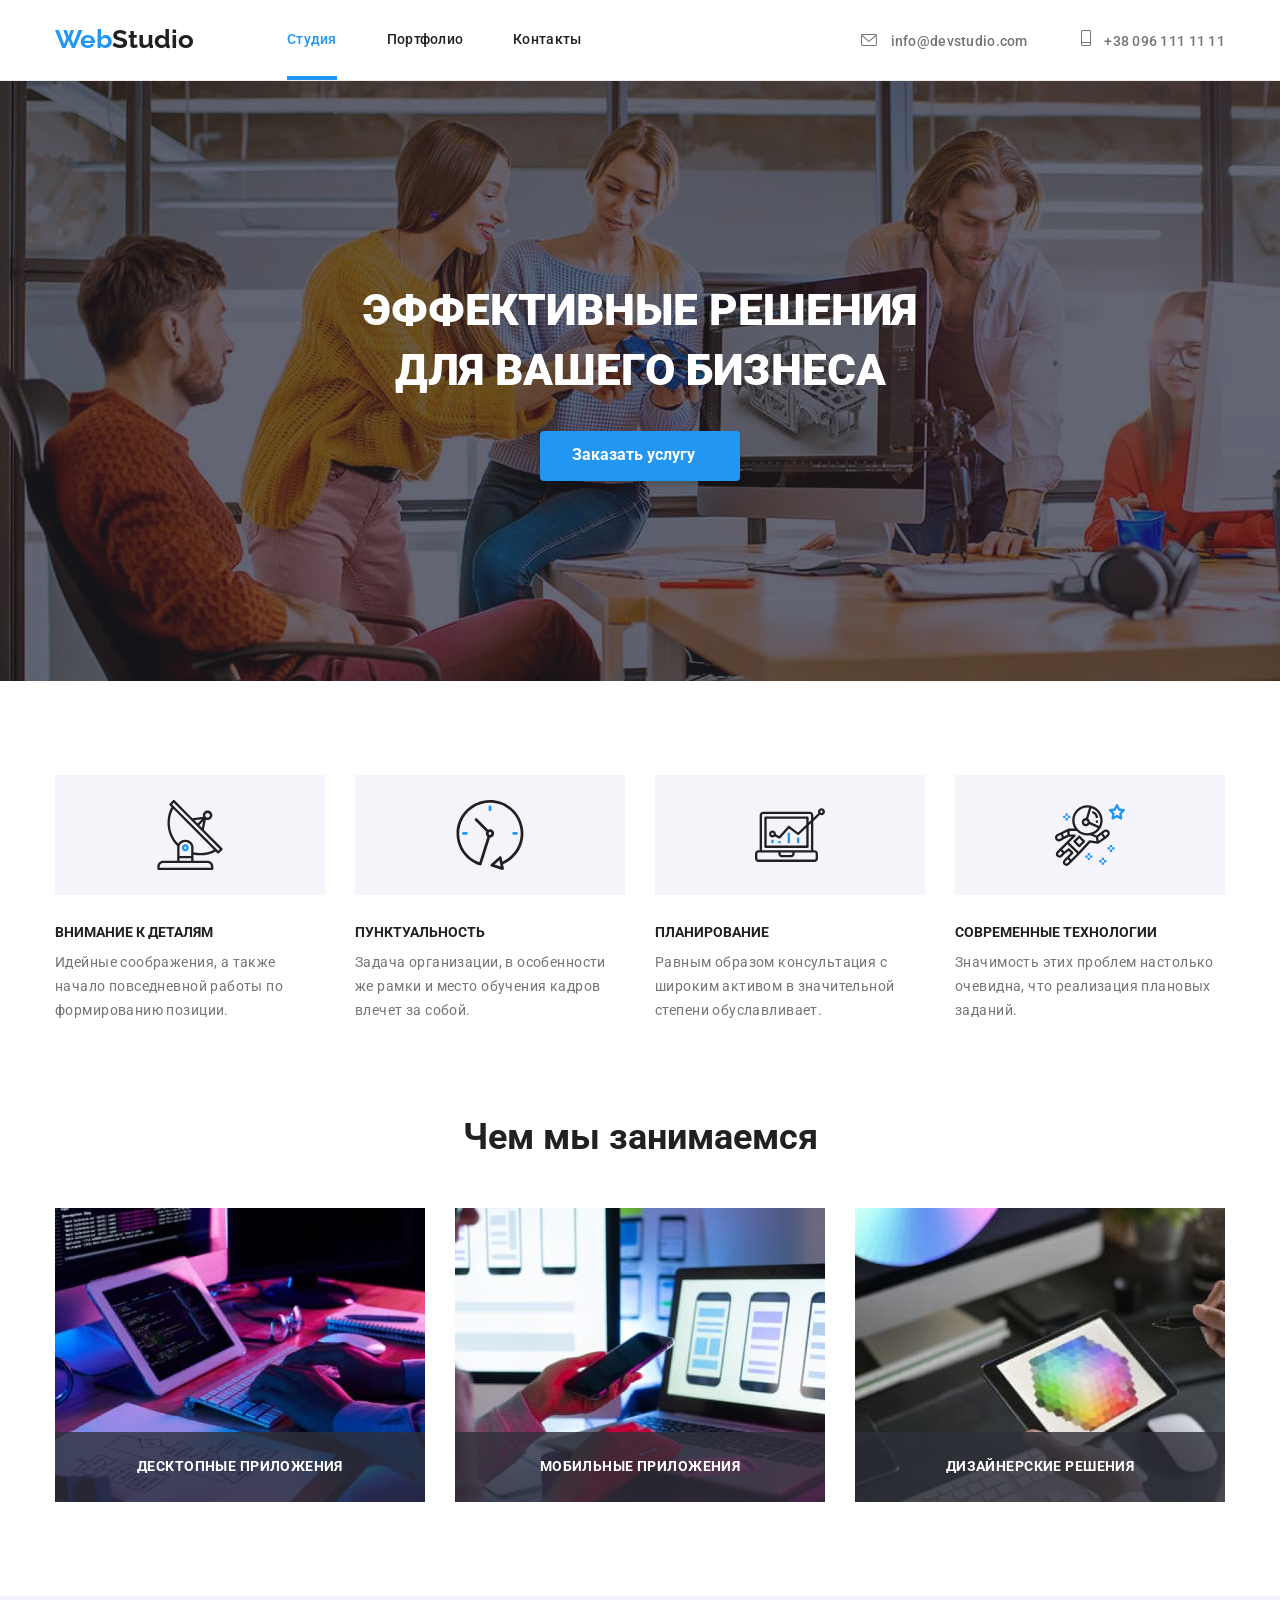
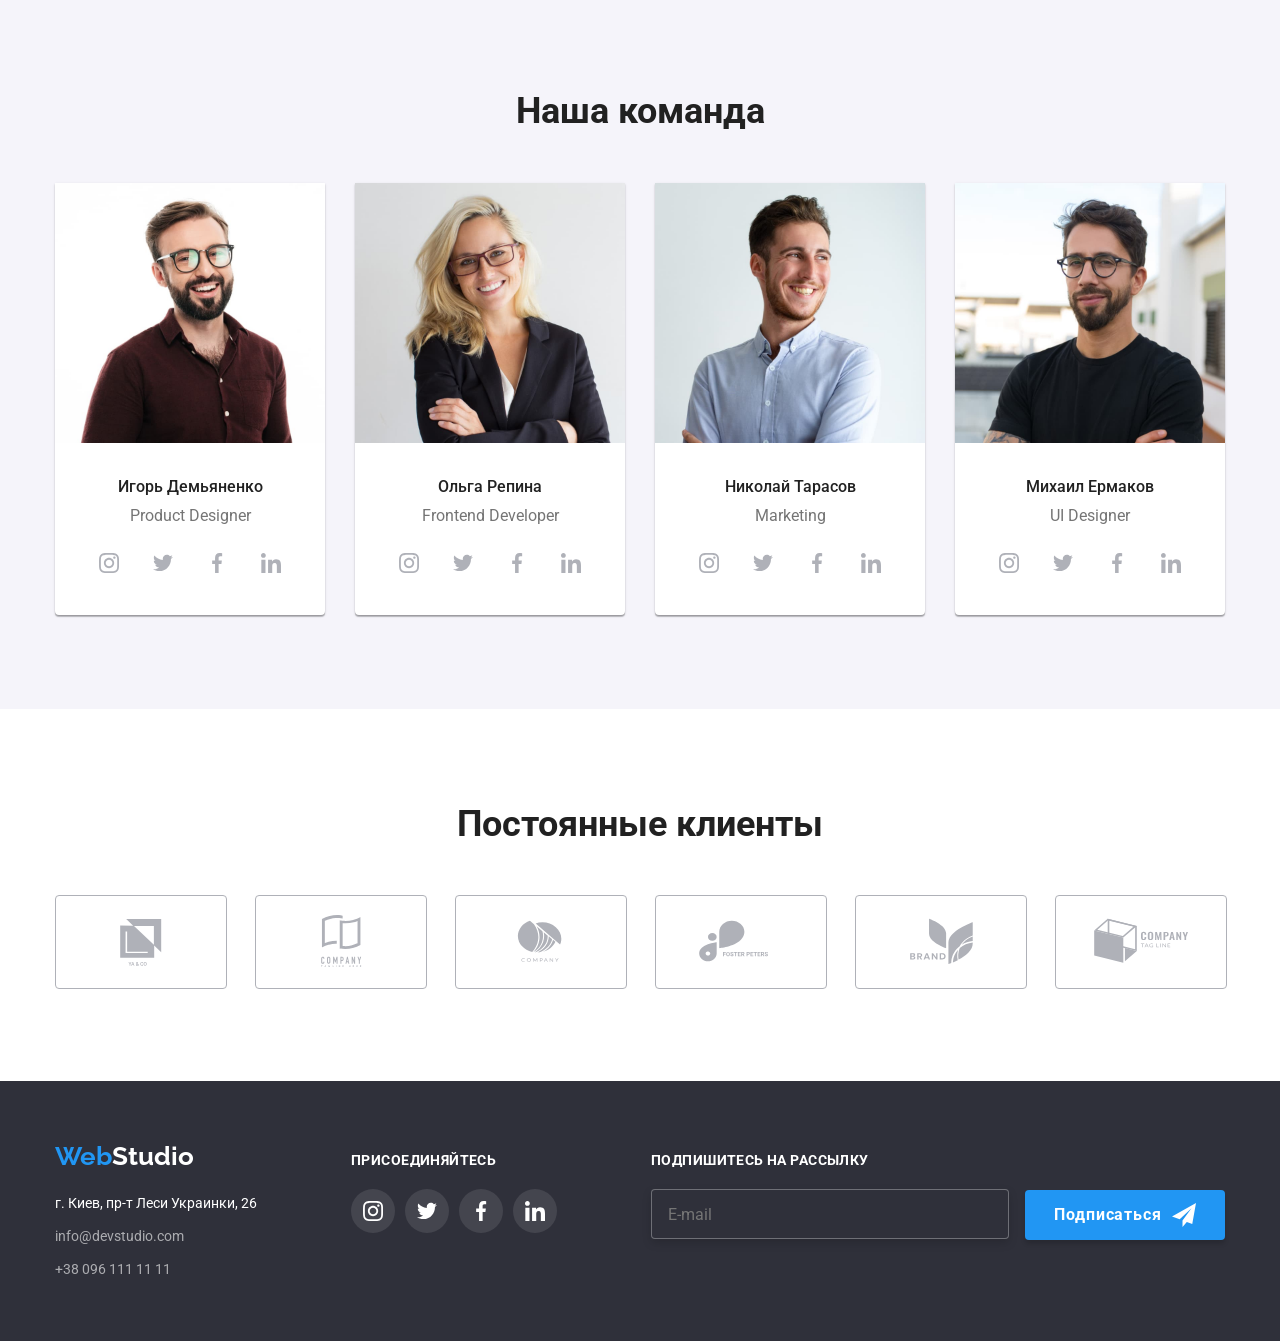
<file: index.html>
<!DOCTYPE html>
<html lang="en">
<head>
    <meta charset="UTF-8">
    <meta http-equiv="X-UA-Compatible" content="IE=edge">
    <meta name="viewport" content="width=device-width, initial-scale=1.0">
    <link href="https://fonts.googleapis.com/css2?family=Raleway:wght@700&family=Roboto:wght@400;500;700;900&display=swap" rel="stylesheet">
    <link rel="stylesheet" href="./css/modern-normalize.css">
    <link rel="stylesheet" href="./css/style.css">
    <title>Studio</title>
</head>
<body>

    

        <!-- Header - block -->
        <div class="backdrop is-hidden" data-backdrop>
            <div class="modal">
                
                <form class="order-form">
                    <p class="modal-title">Оставьте свои данные, мы вам перезвоним</p>
                    
                    <div class="form-field">
                        <label class="field-label" for="name">Имя</label>
                        <input class="field-input" type="text" name="name" id="name">
                        <svg class="icon" height="13" width="13">
                            <use href="./images/icons.svg#name-input-icon"></use>
                        </svg>
                    </div> 

                    <div class="form-field">
                        <label class="field-label" for="tel">Телефон</label>
                        <input class="field-input" type="tel" name="tel" id="tel">
                        <svg class="icon" height="13" width="13">
                            <use href="./images/icons.svg#phone-input-icon"></use>
                        </svg>
                    </div>

                    <div class="form-field">
                        <label class="field-label" for="mail">Почта</label>
                        <input class="field-input" type="email" name="mail" id="mail">
                        <svg class="icon" height="13" width="13">
                            <use href="./images/icons.svg#mail-input-icon"></use>
                        </svg>
                    </div>
                
                    <label class="field-label" for="comment">Комментарий</label>
                    <textarea class="field-input comment" name="comment" id="comment" placeholder="Введите текст"></textarea>
                    
                    
                    <label class="accept-label" for="accept">
                    <input class="checkbox" type="checkbox" name="accept" id="accept"/>
                    <span class="check-icon"></span>
                    Соглашаюсь с рассылкой и принимаю <span class="doc">Условия договора</span></label>
                    
                

                    <button type="submit" class="send-btn">Отправить</button>
                </form>

                <button class="close-btn" data-modal-close>
                    <svg class="close-icon" height="11" width="11">
                        <use href="./images/icon-close.svg#close-icon"></use>
                    </svg>
                </button>
            </div>
        </div>
    
        <header class="header">
            <div class="container border">
                <a href="./index.html" class="header-logo"><span class="logo-web">Web</span><span class="logo-studio">Studio</span></a>
                    <nav class="header-nav">
                        <ul class="nav-list">
                            <li class="nav-item"><a class="nav-link active" href="./index.html">Студия</a></li>
                            <li class="nav-item"><a class="nav-link" href="./portfolio.html">Портфолио</a></li>
                            <li class="nav-item"><a class="nav-link" href="./contacts.html">Контакты</a></li>
                        </ul>            
                    </nav>
                <div class="header-contacts">
                    
                    <a href="mailto:info@devstudio.com" class="contacts-mail">
                        <svg class="mail-icon">
                            <use href="./images/icons.svg#mail"></use>
                        </svg>
                        info@devstudio.com
                    </a>
                
                    <a href="tel:+380961111111" class="contacts-number">
                        <svg class="mobile-icon">
                            <use href="./images/icons.svg#mobile"></use>
                        </svg>
                        +38 096 111 11 11
                    </a>
                        
                </div>
            </div>
        </header>
    


        <!-- Main - Block, Studio (index) Page -->

        <main class="main-block">
            <section class="title-section">
                <h1>Эффективные решения <br/> для вашего бизнеса</h1>
                <button type="button" class="get-btn" data-modal-open>Заказать услугу</button>
            </section>

            
            <section class="about section">
                <div class="container">

                    <ul class="about-list">
                        <li class="about-item">
                            <div class="about-icon-block">
                                <svg class="antena">
                                    <use href="./images/icons.svg#antena"></use>
                                </svg>
                            </div> 
                            <h3 class="about-item-title">Внимание к деталям</h3>
                            <p class="about-item-text">Идейные соображения, а также начало повседневной работы по формированию позиции.</p>
                        </li>
                        <li class="about-item">
                            <div class="about-icon-block">
                                <svg class="clock">
                                    <use href="./images/icons.svg#clock"></use>
                                </svg>
                            </div> 
                            <h3 class="about-item-title">Пунктуальность</h3>
                            <p class="about-item-text">Задача организации, в особенности же рамки и место обучения кадров влечет за собой.</p>
                        </li>
                        <li class="about-item">
                            <div class="about-icon-block">
                                <svg class="diagram">
                                    <use href="./images/icons.svg#diagram"></use>
                                </svg>
                            </div> 
                            <h3 class="about-item-title">Планирование</h3>
                            <p class="about-item-text">Равным образом консультация с широким активом в значительной степени обуславливает.</p>
                        </li>
                        <li class="about-item">
                            <div class="about-icon-block">
                                <svg class="astro">
                                    <use href="./images/icons.svg#astro"></use>
                                </svg>
                            </div> 
                            <h3 class="about-item-title">Современные технологии</h3>
                            <p class="about-item-text">Значимость этих проблем настолько очевидна, что реализация плановых заданий.</p>
                        </li>
                    </ul>

                </div>
            </section>
            
            <section class="we-do section">
                <div class="container">
                    <h2>Чем мы занимаемся</h2>
                    <ul class="work-type-list">
                        <li class="work-type-item">
                            <img src="./images/img-1.jpg" alt="пишет код на ПК" width="370">
                            <div class="work-item-thumb">
                                <p class="thumb-text">Десктопные приложения</p>
                            </div>
                        </li>
                        <li class="work-type-item">
                            <img src="./images/img-2.jpg" alt="пишет код под телефон" width="370">
                            <div class="work-item-thumb">
                                <p class="thumb-text">Мобильные приложения</p>
                            </div>
                        </li>
                        <li class="work-type-item">
                            <img src="./images/img-3.jpg" alt="пишет код под планшет" width="370">
                            <div class="work-item-thumb">
                                <p class="thumb-text">Дизайнерские решения</p>
                            </div>
                        </li>
                    </ul>
                </div>
            </section>
            
            <section class="team-section section">
                <div class="container">
                    <h2>Наша команда</h2>
                    <ul class="team-list">
                        <li class="team-item">
                            <img src="./images/photo-1.jpg" alt="фото Игорь Демьяненко" width="270">
                            <div class="team-item-thumb">
                                <h3 class="team-item-title">Игорь Демьяненко</h3>
                                <p class="team-item-text">Product Designer</p>
                            </div>
                            <ul class="team-icon-list">
                                <li class="team-icon">
                                    <a href="" class="team-link">
                                        <svg>
                                            <use href="./images/icons.svg#instagram"></use>
                                        </svg>
                                    </a>
                                </li> 
                                <li class="team-icon">
                                    <a href="" class="team-link">
                                        <svg>
                                            <use href="./images/icons.svg#twitter"></use>
                                        </svg>
                                    </a>
                                </li> 
                                <li class="team-icon">
                                    <a href="" class="team-link">
                                        <svg >
                                            <use href="./images/icons.svg#facebook"></use>
                                        </svg>
                                    </a>
                                </li>
                                <li class="team-icon">
                                    <a href="" class="team-link">
                                        <svg>
                                            <use href="./images/icons.svg#linkedin"></use>
                                        </svg>
                                    </a>
                                </li>
                            </ul>
                        </li>
                        <li class="team-item">
                            <img src="./images/photo-2.jpg" alt="фото Ольга Репина" width="270">
                            <div class="team-item-thumb">
                                <h3 class="team-item-title">Ольга Репина</h3>
                                <p class="team-item-text">Frontend Developer</p>
                            </div>
                            <ul class="team-icon-list">
                                <li class="team-icon">
                                    <a href="" class="team-link">
                                        <svg>
                                            <use href="./images/icons.svg#instagram"></use>
                                        </svg>
                                    </a>
                                </li> 
                                <li class="team-icon">
                                    <a href="" class="team-link">
                                        <svg>
                                            <use href="./images/icons.svg#twitter"></use>
                                        </svg>
                                    </a>
                                </li> 
                                <li class="team-icon">
                                    <a href="" class="team-link">
                                        <svg >
                                            <use href="./images/icons.svg#facebook"></use>
                                        </svg>
                                    </a>
                                </li>
                                <li class="team-icon">
                                    <a href="" class="team-link">
                                        <svg>
                                            <use href="./images/icons.svg#linkedin"></use>
                                        </svg>
                                    </a>
                                </li>
                            </ul>
                        </li>
                        <li class="team-item">
                            <img src="./images/photo-3.jpg" alt="фото Николай Тарасов" width="270">
                            <div class="team-item-thumb">
                                <h3 class="team-item-title">Николай Тарасов</h3>
                                <p class="team-item-text">Marketing</p>
                            </div>
                            <ul class="team-icon-list">
                                <li class="team-icon">
                                    <a href="" class="team-link">
                                        <svg>
                                            <use href="./images/icons.svg#instagram"></use>
                                        </svg>
                                    </a>
                                </li> 
                                <li class="team-icon">
                                    <a href="" class="team-link">
                                        <svg>
                                            <use href="./images/icons.svg#twitter"></use>
                                        </svg>
                                    </a>
                                </li> 
                                <li class="team-icon">
                                    <a href="" class="team-link">
                                        <svg >
                                            <use href="./images/icons.svg#facebook"></use>
                                        </svg>
                                    </a>
                                </li>
                                <li class="team-icon">
                                    <a href="" class="team-link">
                                        <svg>
                                            <use href="./images/icons.svg#linkedin"></use>
                                        </svg>
                                    </a>
                                </li>
                            </ul>
                        </li>
                        <li class="team-item"> 
                            <img src="./images/photo-4.jpg" alt="фото Михаил Ермаков" width="270">
                            <div class="team-item-thumb">
                                <h3 class="team-item-title">Михаил Ермаков</h3>
                                <p class="team-item-text">UI Designer</p>
                            </div>
                            <ul class="team-icon-list">
                                <li class="team-icon">
                                    <a href="" class="team-link">
                                        <svg>
                                            <use href="./images/icons.svg#instagram"></use>
                                        </svg>
                                    </a>
                                </li> 
                                <li class="team-icon">
                                    <a href="" class="team-link">
                                        <svg>
                                            <use href="./images/icons.svg#twitter"></use>
                                        </svg>
                                    </a>
                                </li> 
                                <li class="team-icon">
                                    <a href="" class="team-link">
                                        <svg >
                                            <use href="./images/icons.svg#facebook"></use>
                                        </svg>
                                    </a>
                                </li>
                                <li class="team-icon">
                                    <a href="" class="team-link">
                                        <svg>
                                            <use href="./images/icons.svg#linkedin"></use>
                                        </svg>
                                    </a>
                                </li>
                            </ul>
                        </li>
                    </ul>
                </div>
            </section>

            <!-- Clients - section -->

            <section class="section">
                <div class="container">
                    <h2>Постоянные клиенты</h2>
                    <ul class="client-list">
                        <li class="client-item">
                            <a href="" class="client-link">
                                <svg height="92" width="170">
                                    <use href="./images/icons.svg#client-1"></use>
                                </svg>
                            </a>
                        </li>
                        <li class="client-item">
                            <a href="" class="client-link">
                                <svg height="92" width="170">
                                    <use href="./images/icons.svg#client-2"></use>
                                </svg>
                            </a>
                        </li>
                        <li class="client-item">
                            <a href="" class="client-link">
                                <svg height="92" width="170">
                                    <use href="./images/icons.svg#client-3"></use>
                                </svg>
                            </a>
                        </li>
                        <li class="client-item">
                            <a href="" class="client-link">
                                <svg height="92" width="170">
                                    <use href="./images/icons.svg#client-4"></use>
                                </svg>
                            </a>
                        </li>
                        <li class="client-item">
                            <a href="" class="client-link">
                                <svg height="92" width="170">
                                    <use href="./images/icons.svg#client-5"></use>
                                </svg>
                            </a>
                        </li>
                        <li class="client-item">
                            <a href="" class="client-link">
                                <svg height="92" width="170">
                                    <use href="./images/icons.svg#client-6"></use>
                                </svg>
                            </a>
                        </li>
                    </ul>
                </div>
            </section>
        </main>


        <!-- Footer - block -->
        
        <footer class="footer">
            <div class="container inline">
                
                <div class="footer-info">
                    <a href="./index.html"><span class="logo-web">Web</span><span class="footer-logo-studio">Studio</span></a>
                    <address class="address">г. Киев, пр-т Леси Украинки, 26</address>
                    <div class="footer-contacts">
                        <a href="mailto:info@devstudio.com" class="footer-mail">info@devstudio.com</a>
                        <a href="tel:+380961111111" class="footer-number">+38 096 111 11 11</a>
                    </div>
                </div>

                <div class="welcome">
                    <p class="welcome-title">Присоединяйтесь</p>
                    <ul class="welcome-list">
                        <li class="welcome-item">
                            <a href="" class="welcome-link">
                                <svg>
                                    <use href="./images/icons.svg#instagram"></use>
                                </svg>
                            </a>
                        </li> 
                        <li class="welcome-item">
                            <a href="" class="welcome-link">
                                <svg>
                                    <use href="./images/icons.svg#twitter"></use>
                                </svg>
                            </a>
                        </li> 
                        <li class="welcome-item">
                            <a href="" class="welcome-link">
                                <svg >
                                    <use href="./images/icons.svg#facebook"></use>
                                </svg>
                            </a>
                        </li>
                        <li class="welcome-item">
                            <a href="" class="welcome-link">
                                <svg>
                                    <use href="./images/icons.svg#linkedin"></use>
                                </svg>
                            </a>
                        </li>
                    </ul>
                </div>
                <div class="subscribe">
                    <p class="subscribe-title">Подпишитесь на рассылку</p>
                    <form name="subscribe-form">
                        <input class="subscribe-input" type="email" placeholder="E-mail">
                        <button class="subscribe-btn" type="submit">Подписаться
                            <svg class="btn-icon" height="24" width="24">
                                <use href="./images/icons.svg#telegram-btn-icon"></use>
                            </svg>
                        </button>
                    </form>
                </div>
            </div>
            
        </footer>

<script src="./js/modal.js"></script>
</body>
</html>
</file>
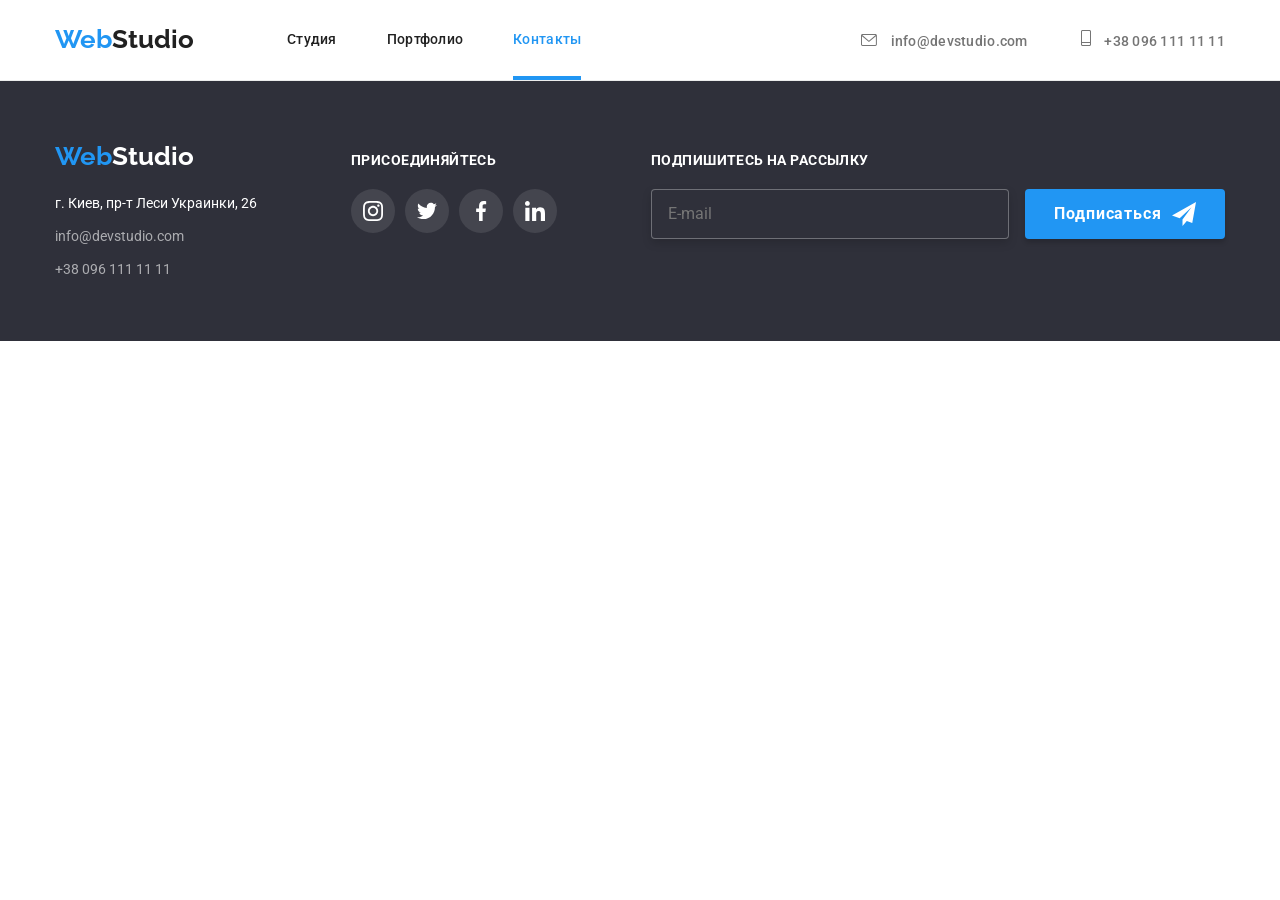
<file: contacts.html>
<!DOCTYPE html>
<html lang="en">
<head>
    <meta charset="UTF-8">
    <meta http-equiv="X-UA-Compatible" content="IE=edge">
    <meta name="viewport" content="width=device-width, initial-scale=1.0">
    <link href="https://fonts.googleapis.com/css2?family=Raleway:wght@700&family=Roboto:wght@400;500;700;900&display=swap"
        rel="stylesheet">
    <link rel="stylesheet" href="./css/modern-normalize.css">
    <link rel="stylesheet" href="./css/style.css">
    <title>Contacts</title>
</head>
<body>

    <header class="header">
        <div class="container border">
            <a href="./index.html" class="header-logo"><span class="logo-web">Web</span><span
                    class="logo-studio">Studio</span></a>
            <nav class="header-nav">
                <ul class="nav-list">
                    <li class="nav-item"><a class="nav-link" href="./index.html">Студия</a></li>
                    <li class="nav-item"><a class="nav-link" href="./portfolio.html">Портфолио</a></li>
                    <li class="nav-item"><a class="nav-link active" href="./contacts.html">Контакты</a></li>
                </ul>
            </nav>
            <div class="header-contacts">
    
                <a href="mailto:info@devstudio.com" class="contacts-mail">
                    <svg class="mail-icon">
                        <use href="./images/icons.svg#mail"></use>
                    </svg>
                    info@devstudio.com
                </a>
    
                <a href="tel:+380961111111" class="contacts-number">
                    <svg class="mobile-icon">
                        <use href="./images/icons.svg#mobile"></use>
                    </svg>
                    +38 096 111 11 11
                </a>
    
            </div>
        </div>
    </header>
    

    <footer class="footer">
        <div class="container inline">
    
            <div class="footer-info">
                <a href="./index.html"><span class="logo-web">Web</span><span class="footer-logo-studio">Studio</span></a>
                <address class="address">г. Киев, пр-т Леси Украинки, 26</address>
                <div class="footer-contacts">
                    <a href="mailto:info@devstudio.com" class="footer-mail">info@devstudio.com</a>
                    <a href="tel:+380961111111" class="footer-number">+38 096 111 11 11</a>
                </div>
            </div>
    
            <div class="welcome">
                <p class="welcome-title">Присоединяйтесь</p>
                <ul class="welcome-list">
                    <li class="welcome-item">
                        <a href="" class="welcome-link">
                            <svg>
                                <use href="./images/icons.svg#instagram"></use>
                            </svg>
                        </a>
                    </li>
                    <li class="welcome-item">
                        <a href="" class="welcome-link">
                            <svg>
                                <use href="./images/icons.svg#twitter"></use>
                            </svg>
                        </a>
                    </li>
                    <li class="welcome-item">
                        <a href="" class="welcome-link">
                            <svg>
                                <use href="./images/icons.svg#facebook"></use>
                            </svg>
                        </a>
                    </li>
                    <li class="welcome-item">
                        <a href="" class="welcome-link">
                            <svg>
                                <use href="./images/icons.svg#linkedin"></use>
                            </svg>
                        </a>
                    </li>
                </ul>
            </div>
            <div class="subscribe">
                <p class="subscribe-title">Подпишитесь на рассылку</p>
                <form name="subscribe-form">
                    <input class="subscribe-input" type="email" placeholder="E-mail">
                    <button class="subscribe-btn" type="submit">Подписаться
                        <svg class="btn-icon" height="24" width="24">
                            <use href="./images/icons.svg#telegram-btn-icon"></use>
                        </svg>
                    </button>
                </form>
            </div>
        </div>
    
    </footer>

</body>
</html>
</file>
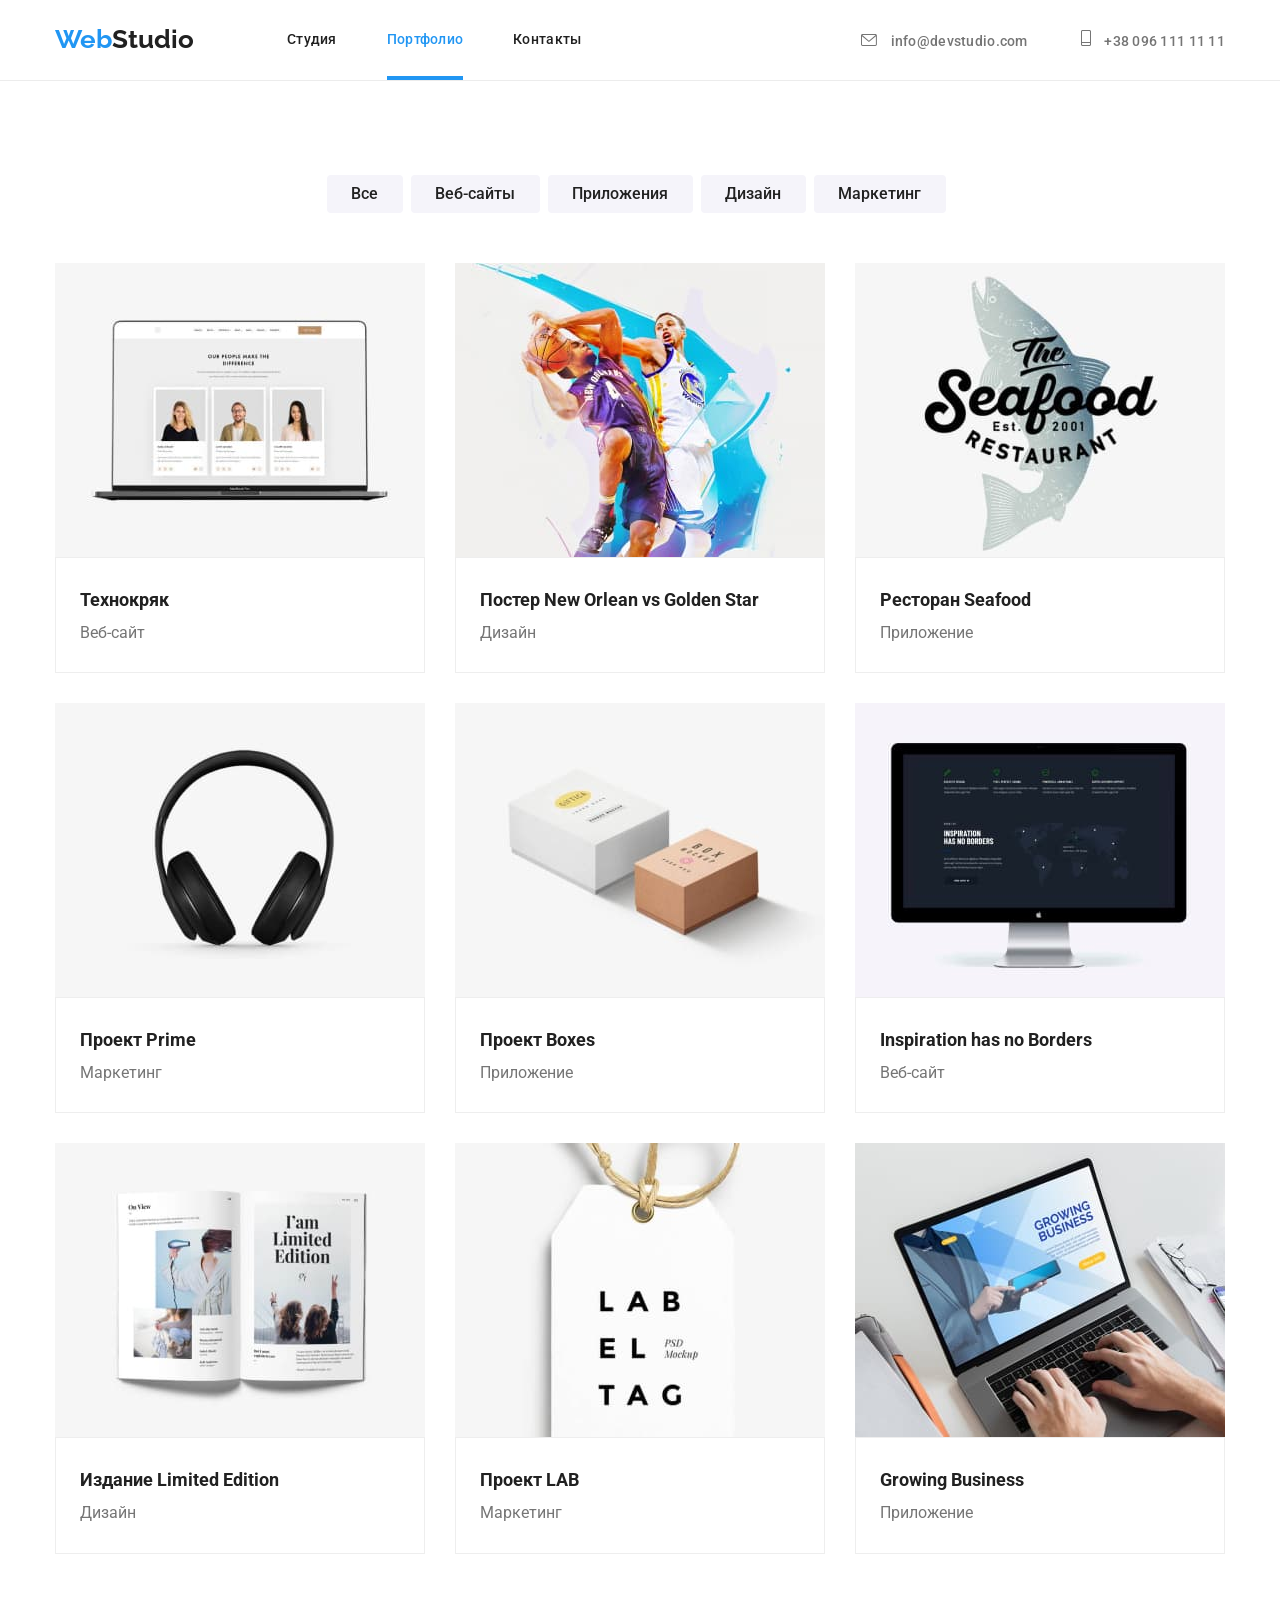
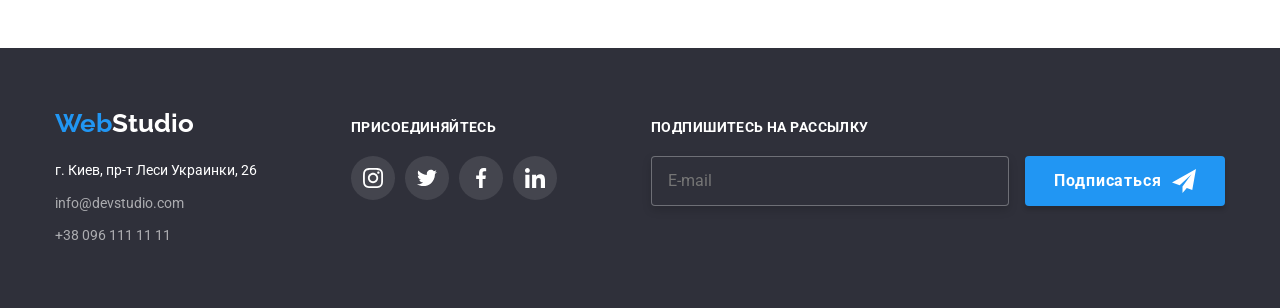
<file: portfolio.html>
<!DOCTYPE html>
<html lang="en">
<head>
    <meta charset="UTF-8">
    <meta http-equiv="X-UA-Compatible" content="IE=edge">
    <meta name="viewport" content="width=device-width, initial-scale=1.0">
    <link href="https://fonts.googleapis.com/css2?family=Raleway:wght@700&family=Roboto:wght@400;500;700;900&display=swap" rel="stylesheet">
    <link rel="stylesheet" href="./css/modern-normalize.css">
    <link rel="stylesheet" href="./css/style.css">
    <title>Portfolio</title>
</head>
    <body>

            <!-- Header - block -->

            
            <header class="header">
                <div class="container border">
                    <a href="./index.html" class="header-logo"><span class="logo-web">Web</span><span
                            class="logo-studio">Studio</span></a>
                    <nav class="header-nav">
                        <ul class="nav-list">
                            <li class="nav-item"><a class="nav-link" href="./index.html">Студия</a></li>
                            <li class="nav-item"><a class="nav-link active" href="./portfolio.html">Портфолио</a></li>
                            <li class="nav-item"><a class="nav-link" href="./contacts.html">Контакты</a></li>
                        </ul>
                    </nav>
                    <div class="header-contacts">
            
                        <a href="mailto:info@devstudio.com" class="contacts-mail">
                            <svg class="mail-icon">
                                <use href="./images/icons.svg#mail"></use>
                            </svg>
                            info@devstudio.com
                        </a>
            
                        <a href="tel:+380961111111" class="contacts-number">
                            <svg class="mobile-icon">
                                <use href="./images/icons.svg#mobile"></use>
                            </svg>
                            +38 096 111 11 11
                        </a>
            
                    </div>
                </div>
            </header>
            

            <!-- Main-content - block -->

            <main>
                <section class="section">
                    <div class="container">
                        <ul class="filter-btns">
                            <li><button type="button" class="filter-btn">Все</button></li>
                            <li><button type="button" class="filter-btn">Веб-сайты</button></li>
                            <li><button type="button" class="filter-btn">Приложения</button></li>
                            <li><button type="button" class="filter-btn">Дизайн</button></li>
                            <li><button type="button" class="filter-btn">Маркетинг</button></li>
                        </ul>

                        <ul class="works-list">
                            <li class="works-list-item top-item">
                                <div class="works-item-thumb">
                                    <img src="./images/tehnokrak.jpg" alt="ноутбук" width="370" >
                                    <p class="drop-item">
                                        Технокряк это современная площадка распространения коронавируса. 
                                        Компании используют эту платформу для цифрового шпионажа
                                        и атак на защищённые сервера конкурентов.
                                    </p>
                                </div>
                                <div class="text-thumb">
                                    <h3 class="item-title">Технокряк</h3>
                                    <p class="works-item-text">Веб-сайт</p>
                                </div>
                            </li>

                            <li class="works-list-item center-item top-item">
                                <div class="works-item-thumb">
                                    <img src="./images/newOrlean.jpg" alt="постер дизайн" width="370" />
                                    <p class="drop-item">
                                        Технокряк это современная площадка распространения коронавируса.
                                        Компании используют эту платформу для цифрового шпионажа
                                        и атак на защищённые сервера конкурентов.
                                    </p>
                                </div>
                                
                                <div class="text-thumb">
                                    <h3 class="item-title">Постер New Orlean vs Golden Star</h3>
                                    <p class="works-item-text">Дизайн</p>
                                </div>
                            </li>

                            <li class="works-list-item top-item">
                                <div class="works-item-thumb">
                                    <img src="./images/saefood.jpg" alt="лого ресторана" width="370" />
                                    <p class="drop-item">
                                        Технокряк это современная площадка распространения коронавируса.
                                        Компании используют эту платформу для цифрового шпионажа
                                        и атак на защищённые сервера конкурентов.
                                    </p>
                                </div>
                                
                                <div class="text-thumb">
                                    <h3 class="item-title">Ресторан Seafood</h3>
                                    <p class="works-item-text">Приложение</p>
                                </div>
                            </li>

                            <li class="works-list-item top-item">
                                <div class="works-item-thumb">
                                    <img src="./images/prime-project.jpg" alt="наушники" width="370" />
                                    <p class="drop-item">
                                        Технокряк это современная площадка распространения коронавируса.
                                        Компании используют эту платформу для цифрового шпионажа
                                        и атак на защищённые сервера конкурентов.
                                    </p>
                                </div>
                                
                                <div class="text-thumb">
                                    <h3 class="item-title">Проект Prime</h3>
                                    <p class="works-item-text">Маркетинг</p>
                                </div>
                            </li>
                            <li class="works-list-item center-item top-item">
                                <div class="works-item-thumb">
                                    <img src="./images/boxes-project.jpg" alt="коробки" width="370" />
                                    <p class="drop-item">
                                        Технокряк это современная площадка распространения коронавируса.
                                        Компании используют эту платформу для цифрового шпионажа
                                        и атак на защищённые сервера конкурентов.
                                    </p>
                                </div>
                                
                                <div class="text-thumb">
                                    <h3 class="item-title">Проект Boxes</h3>
                                    <p class="works-item-text">Приложение</p>
                                </div>
                            </li>
                            <li class="works-list-item top-item">
                                <div class="works-item-thumb">
                                    <img src="./images/inspiration-img.jpg" alt="монитор" width="370" />
                                    <p class="drop-item">
                                        Технокряк это современная площадка распространения коронавируса.
                                        Компании используют эту платформу для цифрового шпионажа
                                        и атак на защищённые сервера конкурентов.
                                    </p>
                                </div>
                                
                                <div class="text-thumb">
                                    <h3 class="item-title">Inspiration has no Borders</h3>
                                    <p class="works-item-text">Веб-сайт</p>
                                </div>
                            </li>

                            <li class="works-list-item">
                                <div class="works-item-thumb">
                                    <img src="./images/limited-edition-img.jpg" alt="журнал" width="370" />
                                    <p class="drop-item">
                                        Технокряк это современная площадка распространения коронавируса.
                                        Компании используют эту платформу для цифрового шпионажа
                                        и атак на защищённые сервера конкурентов.
                                    </p>
                                </div>
                                
                                <div class="text-thumb">
                                    <h3 class="item-title">Издание Limited Edition</h3>
                                    <p class="works-item-text">Дизайн</p>
                                </div>
                            </li>
                            <li class="works-list-item center-item">
                                <div class="works-item-thumb">
                                    <img src="./images/lab-proj-img.jpg" alt="бирка" width="370" />
                                    <p class="drop-item">
                                        Технокряк это современная площадка распространения коронавируса.
                                        Компании используют эту платформу для цифрового шпионажа
                                        и атак на защищённые сервера конкурентов.
                                    </p>
                                </div>
                                
                                <div class="text-thumb">
                                    <h3 class="item-title">Проект LAB</h3>
                                    <p class="works-item-text">Маркетинг</p>
                                </div>
                                
                            </li>
                            <li class="works-list-item">
                                <div class="works-item-thumb">
                                    <img src="./images/growing-img.jpg" alt="ноутбук" width="370" />
                                    <p class="drop-item">
                                        Технокряк это современная площадка распространения коронавируса.
                                        Компании используют эту платформу для цифрового шпионажа
                                        и атак на защищённые сервера конкурентов.
                                    </p>
                                </div>
                                
                                <div class="text-thumb">
                                    <h3 class="item-title">Growing Business</h3>
                                    <p class="works-item-text">Приложение</p>
                                </div>
                            </li>

                        </ul>
                    </div>
                </section>
            </main>    

            <!-- Footer - block     -->

            <footer class="footer">
                <div class="container inline">
            
                    <div class="footer-info">
                        <a href="./index.html"><span class="logo-web">Web</span><span class="footer-logo-studio">Studio</span></a>
                        <address class="address">г. Киев, пр-т Леси Украинки, 26</address>
                        <div class="footer-contacts">
                            <a href="mailto:info@devstudio.com" class="footer-mail">info@devstudio.com</a>
                            <a href="tel:+380961111111" class="footer-number">+38 096 111 11 11</a>
                        </div>
                    </div>
            
                    <div class="welcome">
                        <p class="welcome-title">Присоединяйтесь</p>
                        <ul class="welcome-list">
                            <li class="welcome-item">
                                <a href="" class="welcome-link">
                                    <svg>
                                        <use href="./images/icons.svg#instagram"></use>
                                    </svg>
                                </a>
                            </li>
                            <li class="welcome-item">
                                <a href="" class="welcome-link">
                                    <svg>
                                        <use href="./images/icons.svg#twitter"></use>
                                    </svg>
                                </a>
                            </li>
                            <li class="welcome-item">
                                <a href="" class="welcome-link">
                                    <svg>
                                        <use href="./images/icons.svg#facebook"></use>
                                    </svg>
                                </a>
                            </li>
                            <li class="welcome-item">
                                <a href="" class="welcome-link">
                                    <svg>
                                        <use href="./images/icons.svg#linkedin"></use>
                                    </svg>
                                </a>
                            </li>
                        </ul>
                    </div>
                    <div class="subscribe">
                        <p class="subscribe-title">Подпишитесь на рассылку</p>
                        <form name="subscribe-form">
                            <input class="subscribe-input" type="email" placeholder="E-mail">
                            <button class="subscribe-btn" type="submit">Подписаться
                                <svg class="btn-icon" height="24" width="24">
                                    <use href="./images/icons.svg#telegram-btn-icon"></use>
                                </svg>
                            </button>
                        </form>
                    </div>
                </div>
            
            </footer>
      
    </body>
</html>
</file>
<file: css/style.css>
:root {
  --main-white-color: #ffffff;
  --background-dark-color: #2f303a;
  --background-light-color: #f5f4fa;
  --secondary-text-color: #757575;
  --main-text-color: #212121;
  --border-color: #ececec;
  --card-border-color: #eeeeee;
  --accent-color: #2196f3;
  --modal-bg-color: #e5e5e5;
}

*,
*::before,
*::after {
  box-sizing: inherit;
}

body {
  font-family: 'Raleway', sans-serif;
  font-family: 'Roboto', sans-serif;
  box-sizing: border-box;
  color: var(--main-text-color);
}

ul {
  list-style: none;
  margin: 0;
  padding: 0;
}

a {
  text-decoration: none;
}

h1,
h2,
h3,
h4,
h5,
p {
  margin: 0;
}

h1 {
  font-weight: 900;
  font-size: 44px;
  line-height: 1.36;
  text-align: center;
  text-transform: uppercase;
  color: var(--main-white-color);
}

h2 {
  font-weight: bold;
  font-size: 36px;
  line-height: 1.17;
  text-align: center;
  color: var(--main-text-color);
}

.section {
  padding: 94px 0 94px 0;
}

.container {
  width: 1200px;
  margin-left: auto;
  margin-right: auto;
  padding-left: 15px;
  padding-right: 15px;
}

/* Backdrop */

.backdrop {
  position: fixed;
  height: 100%;
  width: 100%;
  z-index: 2;

  background-color: rgba(0, 0, 0, 0.5);

  transition: background-color 250ms cubic-bezier(0.4, 0, 0.2, 1),
    opacity 250ms cubic-bezier(0.4, 0, 0.2, 1);
}

.backdrop.is-hidden {
  opacity: 0;
  pointer-events: none;
}

.modal {
  position: absolute;
  top: 50%;
  left: 50%;

  /* height: 581px;
  width: 528px; */
  display: flex;
  flex-direction: column;

  transform: translate(-50%, -50%);

  box-shadow: 0px 1px 3px rgba(0, 0, 0, 0.12), 0px 1px 1px rgba(0, 0, 0, 0.14),
    0px 2px 1px rgba(0, 0, 0, 0.2);
  border-radius: 4px;
  background-color: var(--main-white-color);
}

.modal-title {
  font-weight: bold;
  font-size: 20px;
  line-height: 1.15;
  letter-spacing: 0.03em;
  color: var(--main-text-color);

  margin-bottom: 12px;
}

.order-form {
  display: flex;
  flex-direction: column;

  padding: 40px;
}

.form-field {
  position: relative;
}

.field-input {
  width: 100%;
  height: 40px;
  border: 1px solid rgba(33, 33, 33, 0.2);
  border-radius: 4px;

  margin-bottom: 10px;
  padding-left: 38px;

  transition: border-color 250ms cubic-bezier(0.4, 0, 0.2, 1),
    outline 250ms cubic-bezier(0.4, 0, 0.2, 1);
}

.field-input:focus {
  outline: 1px solid var(--accent-color);
  border-color: var(--accent-color);
}

.field-label {
  font-size: 12px;
  line-height: 1.17;
  letter-spacing: 0.01em;

  color: var(--secondary-text-color);

  margin-bottom: 4px;
}

.icon {
  position: absolute;
  top: 30px;
  left: 15px;

  display: inline-block;

  background-size: contain;
  fill: var(--main-text-color);

  transition: fill 250ms cubic-bezier(0.4, 0, 0.2, 1);
}

.field-input:focus ~ .icon {
  fill: var(--accent-color);
}

.comment {
  height: 120px;
  padding: 12px 16px;

  resize: none;

  font-size: 12px;
  line-height: 1.17;
  letter-spacing: 0.01em;
  color: rgba(117, 117, 117, 0.5);
}

.accept-label {
  display: inline-flex;
  flex-direction: row;
  align-items: center;
  justify-content: center;

  margin-top: 25px;

  font-size: 14px;
  line-height: 1.7;
  letter-spacing: 0.03em;
  color: var(--secondary-text-color);
}

.checkbox {
  -webkit-appearance: none;
}

.checkbox:checked + .check-icon {
  border: none;
  background-image: url('../images/check-icon.svg');
  background-size: contain;
  background-repeat: no-repeat;
  background-color: var(--accent-color);
}

.check-icon {
  display: inline-flex;
  align-items: center;
  height: 15px;
  width: 15px;
  border: 1px solid #000;
  border-radius: 4px;

  margin-right: 7px;

  transition: background-color 250ms cubic-bezier(0.4, 0, 0.2, 1);
}

.doc {
  color: var(--accent-color);
  text-decoration: underline;
  margin-left: 3px;
}

.send-btn {
  height: 50px;
  width: 200px;
  background-color: var(--accent-color);
  box-shadow: 0px 4px 4px rgba(0, 0, 0, 0.15);
  border-radius: 4px;
  border: none;

  margin-top: 30px;
  transform: translateX(60%);
  cursor: pointer;

  text-align: center;
  font-weight: bold;
  font-size: 16px;
  line-height: 1.9;
  letter-spacing: 0.06em;
  color: var(--main-white-color);
}

.close-btn {
  position: absolute;
  top: 10px;
  right: 10px;

  height: 30px;
  width: 30px;

  border: none;
  margin: 0;
  padding: 0;
  border-radius: 50%;
  cursor: pointer;
}

.close-btn:hover .close-icon,
.close-btn:focus .close-icon {
  fill: var(--accent-color);
}

.close-icon {
  display: inline-block;
}

/* Header - block */

.header {
  border-bottom: 1px solid var(--border-color);
  width: 100%;
}

.header > .container {
  display: flex;
  flex-direction: row;
  align-items: center;
}

.logo-web {
  font-family: 'Raleway';
  font-weight: bold;
  font-size: 26px;
  line-height: 31px;
  letter-spacing: 1.2;
  color: var(--accent-color);
}

.logo-studio {
  font-family: 'Raleway';
  font-weight: bold;
  font-size: 26px;
  line-height: 1.19;
  color: var(--main-text-color);
}

.nav-list {
  display: flex;
  flex-direction: row;
  margin-left: 93px;
}

.nav-item + .nav-item {
  margin-left: 50px;
}

.nav-link {
  position: relative;

  display: inline-block;
  padding-top: 32px;
  padding-bottom: 32px;
  z-index: 1;

  font-weight: 500;
  font-size: 14px;
  line-height: 1.14;
  color: var(--main-text-color);
  letter-spacing: 0.02em;

  transition: color 250ms cubic-bezier(0.4, 0, 0.2, 1);
}

.active {
  color: var(--accent-color);
}

.nav-link.active::after {
  position: absolute;
  bottom: 0;
  left: 0;

  content: '';

  height: 4px;
  width: 100%;

  background-color: var(--accent-color);
}

.nav-link:hover,
.nav-link:focus {
  color: var(--accent-color);
}

.header-contacts {
  margin-left: auto;
}

.contacts-links {
  display: inline-flex;
}

.contacts-mail {
  margin-right: 50px;
}

.mail-icon {
  height: 12px;
  width: 16px;
  margin-right: 10px;
  fill: var(--secondary-text-color);

  transition: fill 250ms cubic-bezier(0.4, 0, 0.2, 1);
}

.mobile-icon {
  height: 16px;
  width: 10px;
  margin-right: 10px;
  fill: var(--secondary-text-color);

  transition: fill 250ms cubic-bezier(0.4, 0, 0.2, 1);
}

.contacts-mail,
.contacts-number {
  font-weight: 500;
  font-size: 14px;
  line-height: 1.15;
  letter-spacing: 0.02em;

  color: var(--secondary-text-color);

  transition: color 250ms cubic-bezier(0.4, 0, 0.2, 1);
}

.contacts-mail:hover,
.contacts-number:hover,
.contacts-mail:focus,
.contacts-number:focus {
  color: var(--accent-color);
}

/* .contacts-mail:hover .mobile-icon, */
.contacts-number:hover .mobile-icon {
  fill: var(--accent-color);
}

/* .contacts-mail:focus .mobile-icon, */
.contacts-number:focus .mobile-icon {
  fill: var(--accent-color);
}

.contacts-mail:hover .mail-icon {
  /* .contacts-number:hover .mail-icon { */
  fill: var(--accent-color);
}

.contacts-mail:focus .mail-icon {
  /* .contacts-number:focus .mail-icon { */
  fill: var(--accent-color);
}

/* Main - block Studio - page */

.title-section {
  display: flex;
  flex-direction: column;
  align-items: center;
  height: 600px;
  max-width: 1600px;

  margin-right: auto;
  margin-left: auto;
  padding-top: 200px;

  background-image: linear-gradient(to right, rgba(47, 48, 58, 0.4), rgba(47, 48, 58, 0.4)),
    url('../images/img-bg.jpg');
}

.get-btn {
  height: 50px;
  width: 200px;

  display: flex;
  flex-direction: row;
  align-items: center;
  text-align: center;

  cursor: pointer;
  padding: 10px 32px;
  margin-top: 30px;

  background: var(--accent-color);
  box-shadow: 0px 4px 4px rgba(0, 0, 0, 0.15);
  border-radius: 4px;
  border: none;
  outline: none;

  font-weight: bold;
  font-size: 16px;
  color: var(--main-white-color);
}

.about {
  padding: 94px 0 47px 0;
}

.about-list {
  display: flex;
  flex-direction: row;
}

.about-item {
  display: inline-block;
  font-size: 14px;
  line-height: 1.7;
  color: var(--secondary-text-color);
  width: calc(100% / 4);
}

.about-icon-block {
  display: inline-flex;
  height: 120px;
  width: 270px;
  align-items: center;
  justify-content: center;
  background-color: var(--background-light-color);
  margin-bottom: 30px;
}

.antena,
.clock,
.diagram,
.astro {
  height: 70px;
  width: 70px;
}

.about-item-title {
  font-weight: bold;
  font-size: 14px;
  line-height: 1.14;
  text-transform: uppercase;
  color: var(--main-text-color);
  margin-bottom: 10px;
}

.about-item-text {
  letter-spacing: 0.03em;
  color: var(--secondary-text-color);
  font-size: 14px;
  line-height: 1.7;
}

.about-item + .about-item {
  margin-left: 30px;
}

.we-do {
  padding: 47px 0 94px 0;
}

.work-type-list {
  display: flex;
  flex-direction: row;
  justify-content: space-between;
  margin-top: 50px;
}

.work-type-item {
  position: relative;
  display: flex;
  flex-direction: column;
}

.work-item-thumb {
  position: absolute;
  bottom: 0;
  left: 0;
  height: 70px;
  width: 100%;

  display: flex;
  align-items: center;
  justify-content: center;
  background-color: rgba(47, 48, 58, 0.8);
}

.thumb-text {
  font-weight: bold;
  font-size: 14px;
  line-height: 1.14;
  letter-spacing: 0.03em;
  text-transform: uppercase;
  color: var(--main-white-color);
}

.team-section {
  background: var(--background-light-color);
  padding: 94px 0 94px 0;
}

.team-list {
  display: flex;
  flex-direction: row;
  justify-content: space-between;
  margin-top: 50px;
}

.team-item {
  background: var(--main-white-color);
  box-shadow: 0px 1px 3px rgba(0, 0, 0, 0.12), 0px 1px 1px rgba(0, 0, 0, 0.14),
    0px 2px 1px rgba(0, 0, 0, 0.2);
  border-radius: 0px 0px 4px 4px;
  text-align: center;
}

.team-item-thumb {
  padding-top: 30px;
}

.team-item-title {
  font-weight: 500;
  font-size: 16px;
  line-height: 1.19;
  color: var(--main-text-color);
}

.team-item-text {
  font-size: 16px;
  line-height: 1.19;
  text-align: center;
  color: var(--secondary-text-color);
  margin-top: 10px;
}

.team-icon-list {
  display: flex;
  justify-content: center;
  gap: 10px;
  margin: 16px 32px 30px 32px;
}

.team-icon .team-link {
  display: inline-flex;
  height: 44px;
  width: 44px;

  border-radius: 50%;
  padding: 12px;
  fill: #afb1b8;

  transition: fill 250ms cubic-bezier(0.4, 0, 0.2, 1),
    background-color 250ms cubic-bezier(0.4, 0, 0.2, 1);
}

.team-link:hover,
.team-link:focus {
  background-color: var(--accent-color);
  fill: var(--main-white-color);
}

/* Clients- section */

.client-list {
  display: flex;
  justify-content: center;
  margin-top: 50px;
}

.client-item {
  width: 170px;
  height: 92px;
}

.client-item .client-link {
  display: inline-flex;
  justify-content: center;
  align-items: center;

  border: 1px solid #afb1b8;
  border-radius: 4px;

  background-color: #ffffff;
  background-size: contain;
  background-position: center;
  fill: #afb1b8;

  transition: fill 250ms cubic-bezier(0.4, 0, 0.2, 1),
    border-color 250ms cubic-bezier(0.4, 0, 0.2, 1);
}

.client-link:hover,
.client-link:focus {
  border-color: var(--accent-color);
  fill: var(--accent-color);
}

.client-item + .client-item {
  margin-left: 30px;
}

/* Main-block Portfolio-Page */

.filter-btns {
  display: flex;
  flex-direction: row;
  justify-content: center;
  margin-bottom: 50px;
}

.filter-btn {
  cursor: pointer;
  margin-right: 8px;
  border: none;
  outline: none;
  background-color: var(--background-light-color);
  border-radius: 4px;

  padding: 6px 25px 6px 24px;

  font-family: 'Roboto';
  font-weight: 500;
  font-size: 16px;
  line-height: 1.6;
  text-align: center;
  color: var(--main-text-color);

  transition: color 250ms cubic-bezier(0.4, 0, 0.2, 1),
    box-shadow 250ms cubic-bezier(0.4, 0, 0.2, 1),
    background-color 250ms cubic-bezier(0.4, 0, 0.2, 1);
}

.filter-btn:focus,
.filter-btn:hover {
  background-color: var(--accent-color);
  box-shadow: 0px 3px 1px rgba(0, 0, 0, 0.1), 0px 1px 2px rgba(0, 0, 0, 0.08),
    0px 2px 2px rgba(0, 0, 0, 0.12);
  color: var(--main-white-color);
}

.works-list {
  display: flex;
  flex-flow: row wrap;
}

.works-list-item {
  transition: box-shadow 250ms cubic-bezier(0.4, 0, 0.2, 1);
}

.works-item-thumb {
  position: relative;
  overflow: hidden;
}

.works-list-item:hover .drop-item {
  transform: translateY(0);
  opacity: 1;
}

.drop-item {
  position: absolute;
  top: 0;
  left: 0;
  height: 100%;
  width: 100%;

  transform: translateY(100%);
  padding: 63px 25px;

  font-size: 18px;
  line-height: 1.55;
  letter-spacing: 0.03em;
  color: var(--main-white-color);

  background-color: rgba(33, 150, 243, 0.9);
  opacity: 0;

  transition: transform 250ms cubic-bezier(0.4, 0, 0.2, 1),
    opacity 250ms cubic-bezier(0.4, 0, 0.2, 1);
}

.works-list-item:hover {
  cursor: pointer;
  box-shadow: 0px 1px 1px rgba(0, 0, 0, 0.12), 0px 4px 4px rgba(0, 0, 0, 0.06),
    1px 4px 6px rgba(0, 0, 0, 0.16);
}

.top-item {
  margin-bottom: 30px;
}

.center-item {
  margin-left: 30px;
  margin-right: 30px;
}

.works-list-item img {
  display: block;
  max-width: 100%;
}

.text-thumb {
  max-width: 370px;
  background-color: #fff;
  border: 1px solid var(--card-border-color);
  padding: 24px;
}

.works-list-item .item-title {
  text-transform: none;
  font-weight: bold;
  font-size: 18px;
  line-height: 2;
  color: var(--main-text-color);
}

.works-list-item .works-item-text {
  font-size: 16px;
  line-height: 1.9;
  color: var(--secondary-text-color);
}

/* Contacts - Page, Main block */

/* Footer - block */

.footer {
  display: flex;
  flex-direction: row;
  align-items: center;
  justify-content: center;

  padding-top: 60px;
  padding-bottom: 60px;

  background: var(--background-dark-color);
}

.footer-logo-studio {
  font-family: 'Raleway';
  font-weight: bold;
  font-size: 26px;
  line-height: 1.19;
  color: var(--main-white-color);
}

.address {
  font-size: 14px;
  font-style: normal;
  line-height: 1.7;
  color: var(--main-white-color);
  margin-top: 20px;
}

.footer-contacts {
  display: flex;
  flex-direction: column;
}

.footer-mail {
  margin-top: 9px;
  margin-bottom: 9px;

  font-size: 14px;
  line-height: 1.7;
  color: rgba(255, 255, 255, 0.6);

  transition: color 250ms cubic-bezier(0.4, 0, 0.2, 1);
}

.footer-number {
  font-size: 14px;
  line-height: 1.7;
  color: rgba(255, 255, 255, 0.6);

  transition: color 250ms cubic-bezier(0.4, 0, 0.2, 1);
}

.footer-mail:focus,
.footer-number:focus,
.footer-mail:hover,
.footer-number:hover {
  color: var(--accent-color);
}

.inline {
  display: flex;
  align-items: baseline;
  justify-content: space-between;
}

/* .footer-info {
  margin-right: 70px;
} */

.welcome {
  display: inline-block;
}

.welcome-title {
  font-weight: bold;
  font-size: 14px;
  line-height: 1.14;
  letter-spacing: 0.03em;
  text-transform: uppercase;
  color: #ffffff;
}

.welcome-list {
  display: flex;
  gap: 10px;
  margin-top: 20px;
}

.welcome-item .welcome-link {
  display: inline-flex;
  height: 44px;
  width: 44px;
  background-color: rgba(255, 255, 255, 0.1);
  border-radius: 50%;
  padding: 12px;
  fill: var(--main-white-color);

  transition: background-color 250ms cubic-bezier(0.4, 0, 0.2, 1);
}

.welcome-link:focus,
.welcome-link:hover {
  background-color: var(--accent-color);
}

.subscribe-title {
  font-weight: bold;
  font-size: 14px;
  line-height: 1.14;
  letter-spacing: 0.03em;
  text-transform: uppercase;
  color: #ffffff;

  padding-bottom: 20px;
}

.subscribe-input {
  height: 50px;
  width: 358px;
  border: 1px solid rgba(255, 255, 255, 0.3);
  filter: drop-shadow(0px 4px 4px rgba(0, 0, 0, 0.15));
  border-radius: 4px;
  padding: 15px 0 15px 16px;
  background-color: var(--background-dark-color);

  margin-right: 12px;
  color: var(--main-white-color);
}

.subscribe-btn {
  height: 50px;
  width: 200px;
  background-color: var(--accent-color);
  box-shadow: 0px 4px 4px rgba(0, 0, 0, 0.15);
  border-radius: 4px;
  border: none;

  cursor: pointer;

  display: inline-flex;
  align-items: center;
  justify-content: center;

  text-align: center;
  font-weight: bold;
  font-size: 16px;
  line-height: 30px;
  letter-spacing: 0.06em;
  color: var(--main-white-color);
}

.btn-icon {
  margin-left: 10px;
  fill: var(--main-white-color);
}
</file>
